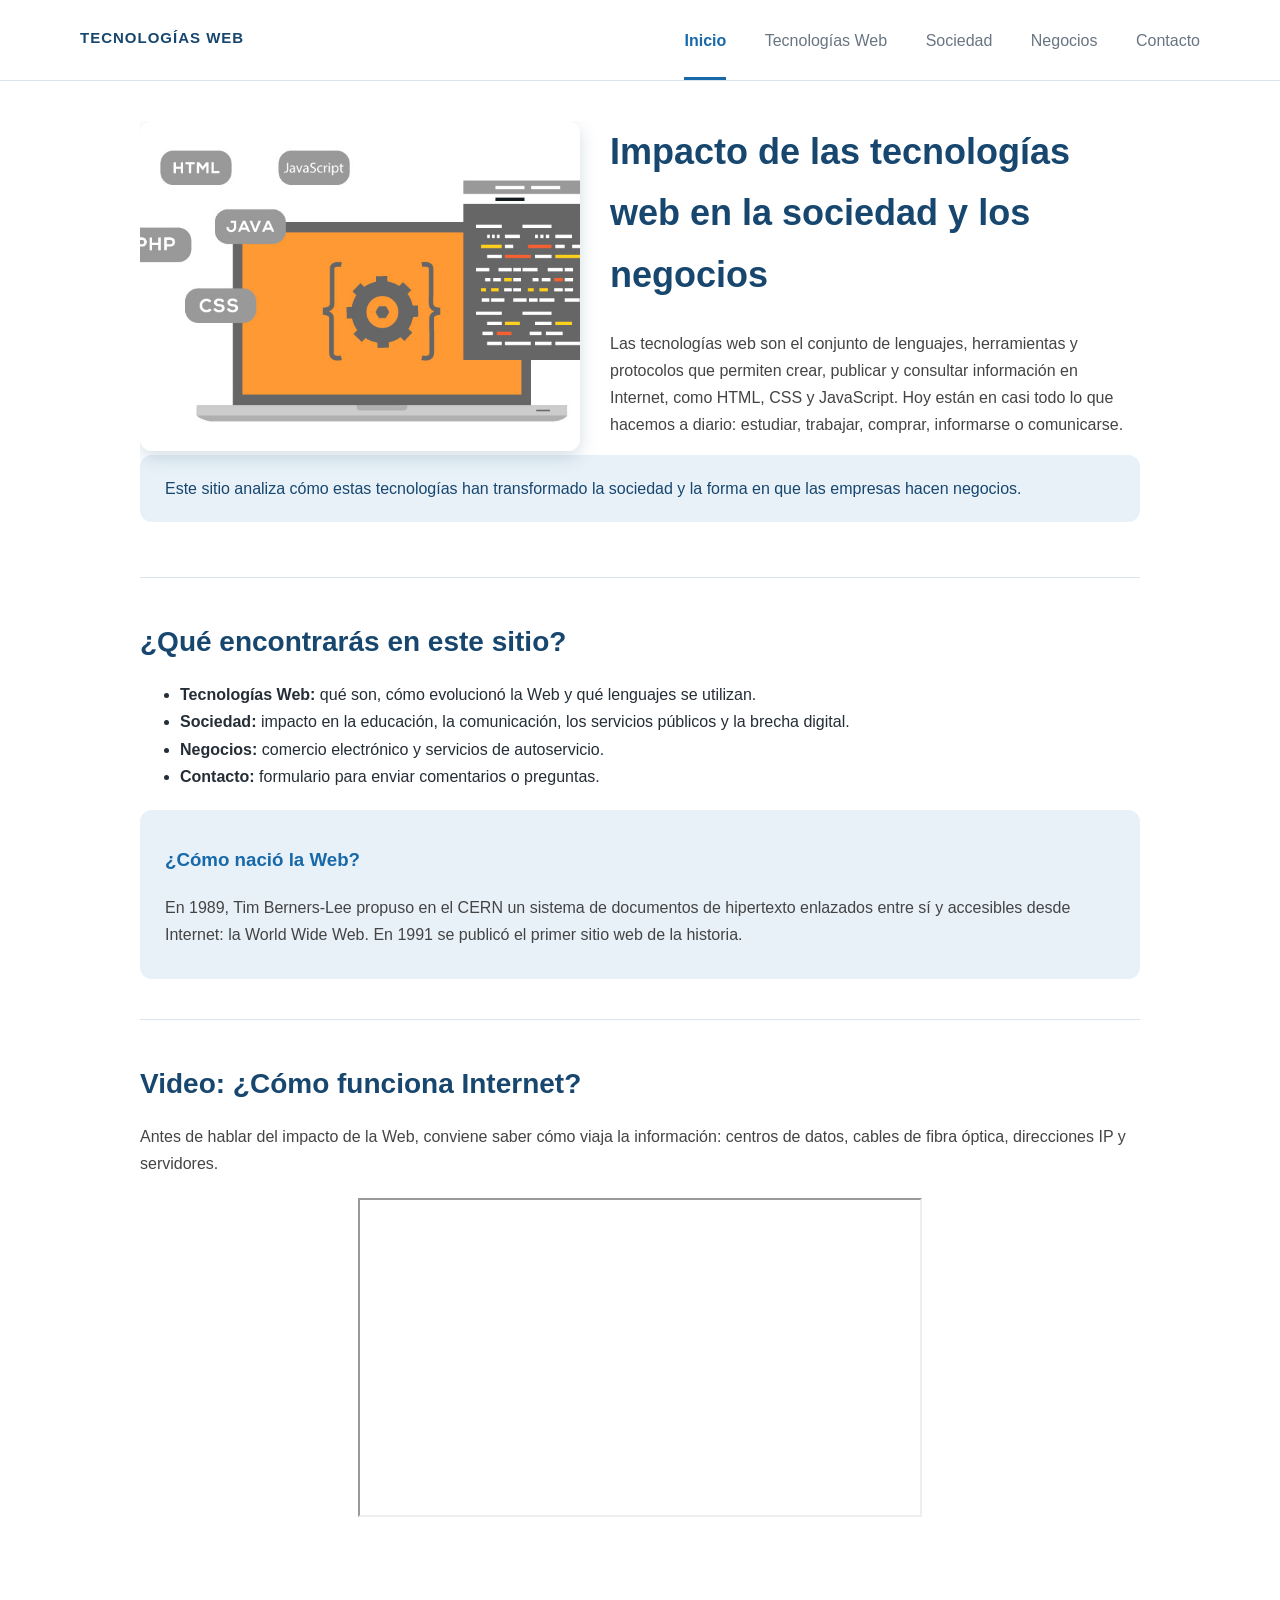
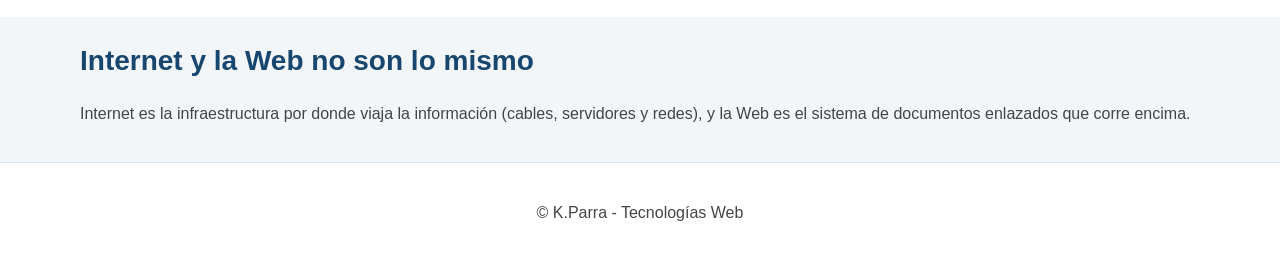
<file: index.html>
<!DOCTYPE html>
<html lang="es">
<head>
  <meta charset="UTF-8">
  <meta name="viewport" content="width=device-width, initial-scale=1.0">
  <title>Inicio | Tecnologías Web</title>
  <link rel="stylesheet" href="css/estilos.css">
</head>
<body>

  <!-- Encabezado -->
  <header>
    <p class="logo">Tecnologías Web</p>

    <!-- Menú de navegación -->
    <nav>
      <ul>
        <li><a class="activo" href="index.html">Inicio</a></li>
        <li><a href="pages/tecnologias.html">Tecnologías Web</a></li>
        <li><a href="pages/sociedad.html">Sociedad</a></li>
        <li><a href="pages/negocios.html">Negocios</a></li>
        <li><a href="pages/contacto.html">Contacto</a></li>
      </ul>
    </nav>
  </header>

  <!-- Contenido principal -->
  <main>
    <section>
      <img class="izq" src="images/inicio.jpg" alt="Laptop con etiquetas de lenguajes de programación como HTML, CSS y JavaScript">
      <h1>Impacto de las tecnologías web en la sociedad y los negocios</h1>
      <p>Las tecnologías web son el conjunto de lenguajes, herramientas y protocolos que permiten crear, publicar y consultar información en Internet, como HTML, CSS y JavaScript. Hoy están en casi todo lo que hacemos a diario: estudiar, trabajar, comprar, informarse o comunicarse.</p>
      <p class="nota">Este sitio analiza cómo estas tecnologías han transformado la sociedad y la forma en que las empresas hacen negocios.</p>
    </section>

    <section>
      <h2>¿Qué encontrarás en este sitio?</h2>
      <ul>
        <li><strong>Tecnologías Web:</strong> qué son, cómo evolucionó la Web y qué lenguajes se utilizan.</li>
        <li><strong>Sociedad:</strong> impacto en la educación, la comunicación, los servicios públicos y la brecha digital.</li>
        <li><strong>Negocios:</strong> comercio electrónico y servicios de autoservicio.</li>
        <li><strong>Contacto:</strong> formulario para enviar comentarios o preguntas.</li>
      </ul>

      <article>
        <h3>¿Cómo nació la Web?</h3>
        <p>En 1989, Tim Berners-Lee propuso en el CERN un sistema de documentos de hipertexto enlazados entre sí y accesibles desde Internet: la World Wide Web. En 1991 se publicó el primer sitio web de la historia.</p>
      </article>
    </section>

    <section>
      <h2>Video: ¿Cómo funciona Internet?</h2>
      <p>Antes de hablar del impacto de la Web, conviene saber cómo viaja la información: centros de datos, cables de fibra óptica, direcciones IP y servidores.</p>
      <iframe width="560" height="315" src="https://www.youtube.com/embed/rw41W8crZ_Y" title="¿Cómo funciona Internet? - Sabin Ingeniería Civil" allowfullscreen></iframe>
    </section>
  </main>

  <!-- Barra lateral -->
  <aside>
    <h2>Internet y la Web no son lo mismo</h2>
    <p>Internet es la infraestructura por donde viaja la información (cables, servidores y redes), y la Web es el sistema de documentos enlazados que corre encima.</p>
  </aside>

  <!-- Pie de página -->
  <footer>
    <p>&copy;  K.Parra - Tecnologías Web</p>
  </footer>

</body>
</html>
</file>
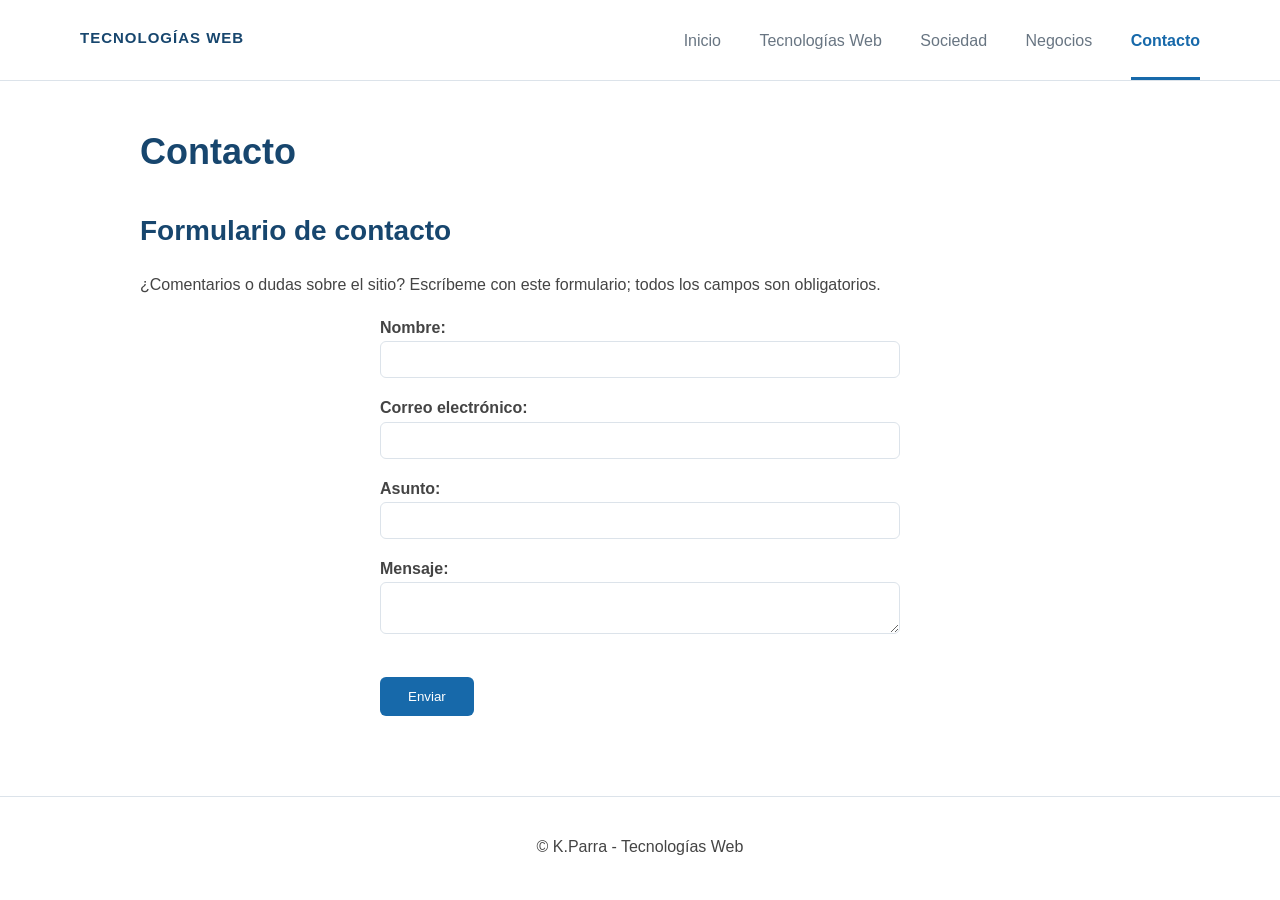
<file: pages/contacto.html>
<!DOCTYPE html>
<html lang="es">
<head>
  <meta charset="UTF-8">
  <meta name="viewport" content="width=device-width, initial-scale=1.0">
  <title>Contacto | Tecnologías Web</title>
  <link rel="stylesheet" href="../css/estilos.css">
</head>
<body>

  <!-- Encabezado -->
  <header>
    <p class="logo">Tecnologías Web</p>

    <!-- Menú de navegación -->
    <nav>
      <ul>
        <li><a href="../index.html">Inicio</a></li>
        <li><a href="tecnologias.html">Tecnologías Web</a></li>
        <li><a href="sociedad.html">Sociedad</a></li>
        <li><a href="negocios.html">Negocios</a></li>
        <li><a class="activo" href="contacto.html">Contacto</a></li>
      </ul>
    </nav>
  </header>

  <!-- Contenido principal -->
  <main>
    <h1>Contacto</h1>
    <section>
      <h2>Formulario de contacto</h2>
      <p>¿Comentarios o dudas sobre el sitio? Escríbeme con este formulario; todos los campos son obligatorios.</p>

      <form>
        <p>
          <label for="nombre">Nombre:</label>
          <input type="text" id="nombre" name="nombre" required>
        </p>
        <p>
          <label for="correo">Correo electrónico:</label>
          <input type="email" id="correo" name="correo" required>
        </p>
        <p>
          <label for="asunto">Asunto:</label>
          <input type="text" id="asunto" name="asunto" required>
        </p>
        <p>
          <label for="mensaje">Mensaje:</label>
          <textarea id="mensaje" name="mensaje" required></textarea>
        </p>
        <button type="submit">Enviar</button>
      </form>
    </section>
  </main>

  <!-- Pie de página -->
  <footer>
    <p>&copy;  K.Parra - Tecnologías Web</p>
  </footer>

</body>
</html>
</file>
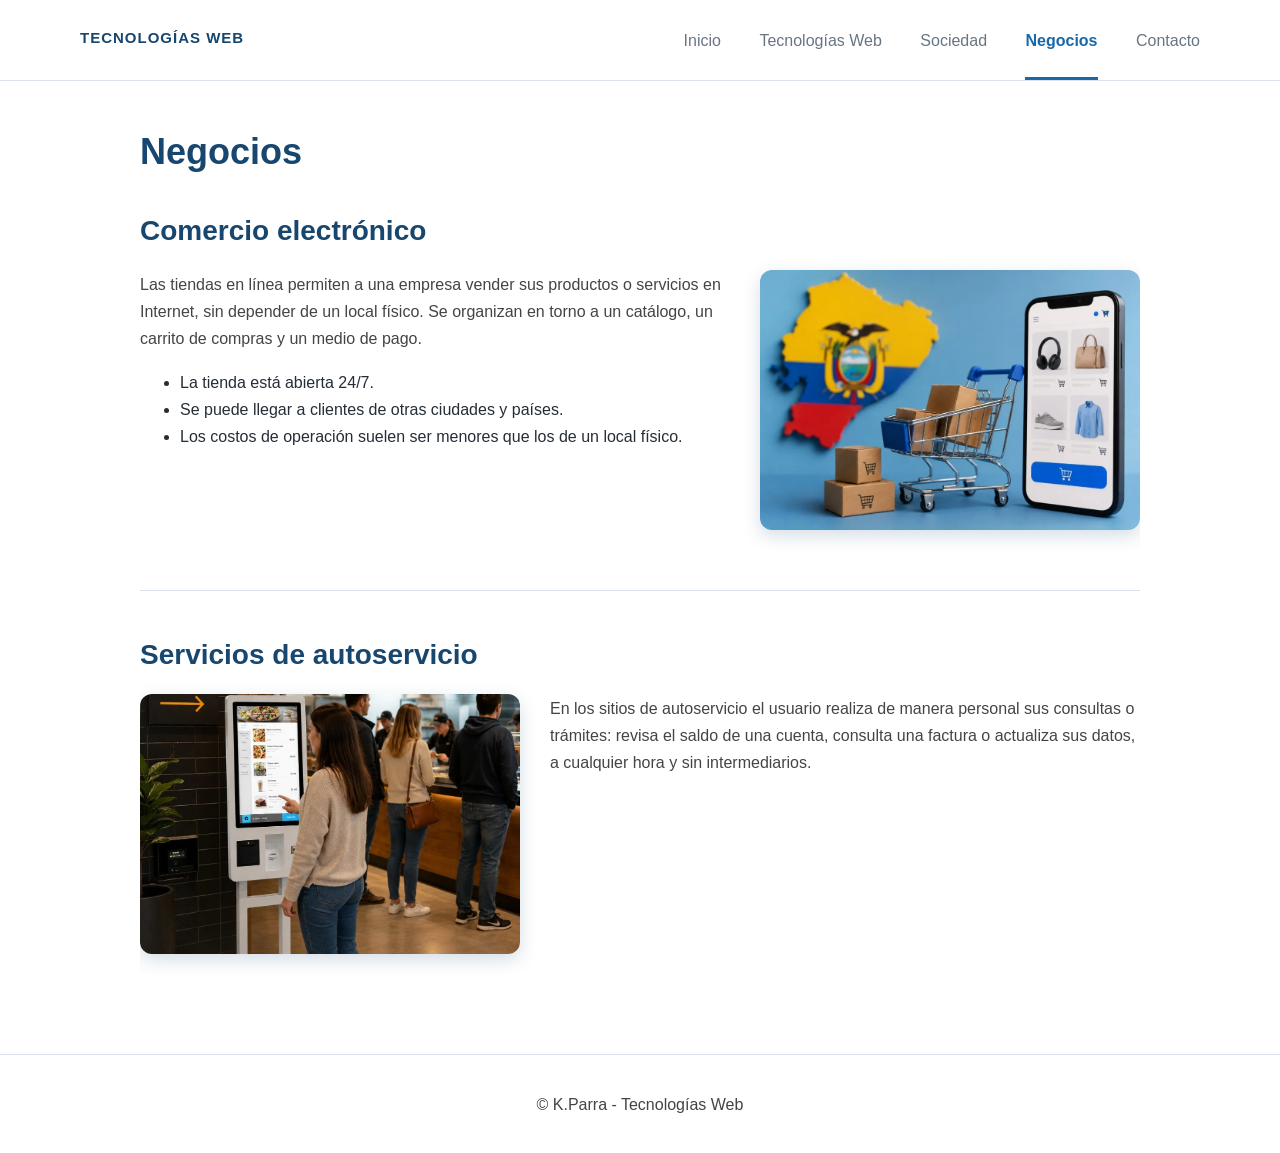
<file: pages/negocios.html>
<!DOCTYPE html>
<html lang="es">
<head>
  <meta charset="UTF-8">
  <meta name="viewport" content="width=device-width, initial-scale=1.0">
  <title>Negocios | Tecnologías Web</title>
  <link rel="stylesheet" href="../css/estilos.css">
</head>
<body>

  <!-- Encabezado -->
  <header>
    <p class="logo">Tecnologías Web</p>

    <!-- Menú de navegación -->
    <nav>
      <ul>
        <li><a href="../index.html">Inicio</a></li>
        <li><a href="tecnologias.html">Tecnologías Web</a></li>
        <li><a href="sociedad.html">Sociedad</a></li>
        <li><a class="activo" href="negocios.html">Negocios</a></li>
        <li><a href="contacto.html">Contacto</a></li>
      </ul>
    </nav>
  </header>

  <!-- Contenido principal -->
  <main>
    <h1>Negocios</h1>
    <section>
      <h2>Comercio electrónico</h2>
      <img class="der" src="../images/comercio-electronico.png" alt="Carrito de compras, cajas y celular con una tienda en línea, frente al mapa de Ecuador">
      <p>Las tiendas en línea permiten a una empresa vender sus productos o servicios en Internet, sin depender de un local físico. Se organizan en torno a un catálogo, un carrito de compras y un medio de pago.</p>
      <ul>
        <li>La tienda está abierta 24/7.</li>
        <li>Se puede llegar a clientes de otras ciudades y países.</li>
        <li>Los costos de operación suelen ser menores que los de un local físico.</li>
      </ul>
    </section>

    <section>
      <h2>Servicios de autoservicio</h2>
      <img class="izq" src="../images/autoservicio.png" alt="Persona usando un quiosco de autoservicio para pedir y pagar">
      <p>En los sitios de autoservicio el usuario realiza de manera personal sus consultas o trámites: revisa el saldo de una cuenta, consulta una factura o actualiza sus datos, a cualquier hora y sin intermediarios.</p>
    </section>
  </main>

  <!-- Pie de página -->
  <footer>
    <p>&copy;  K.Parra - Tecnologías Web</p>
  </footer>

</body>
</html>
</file>
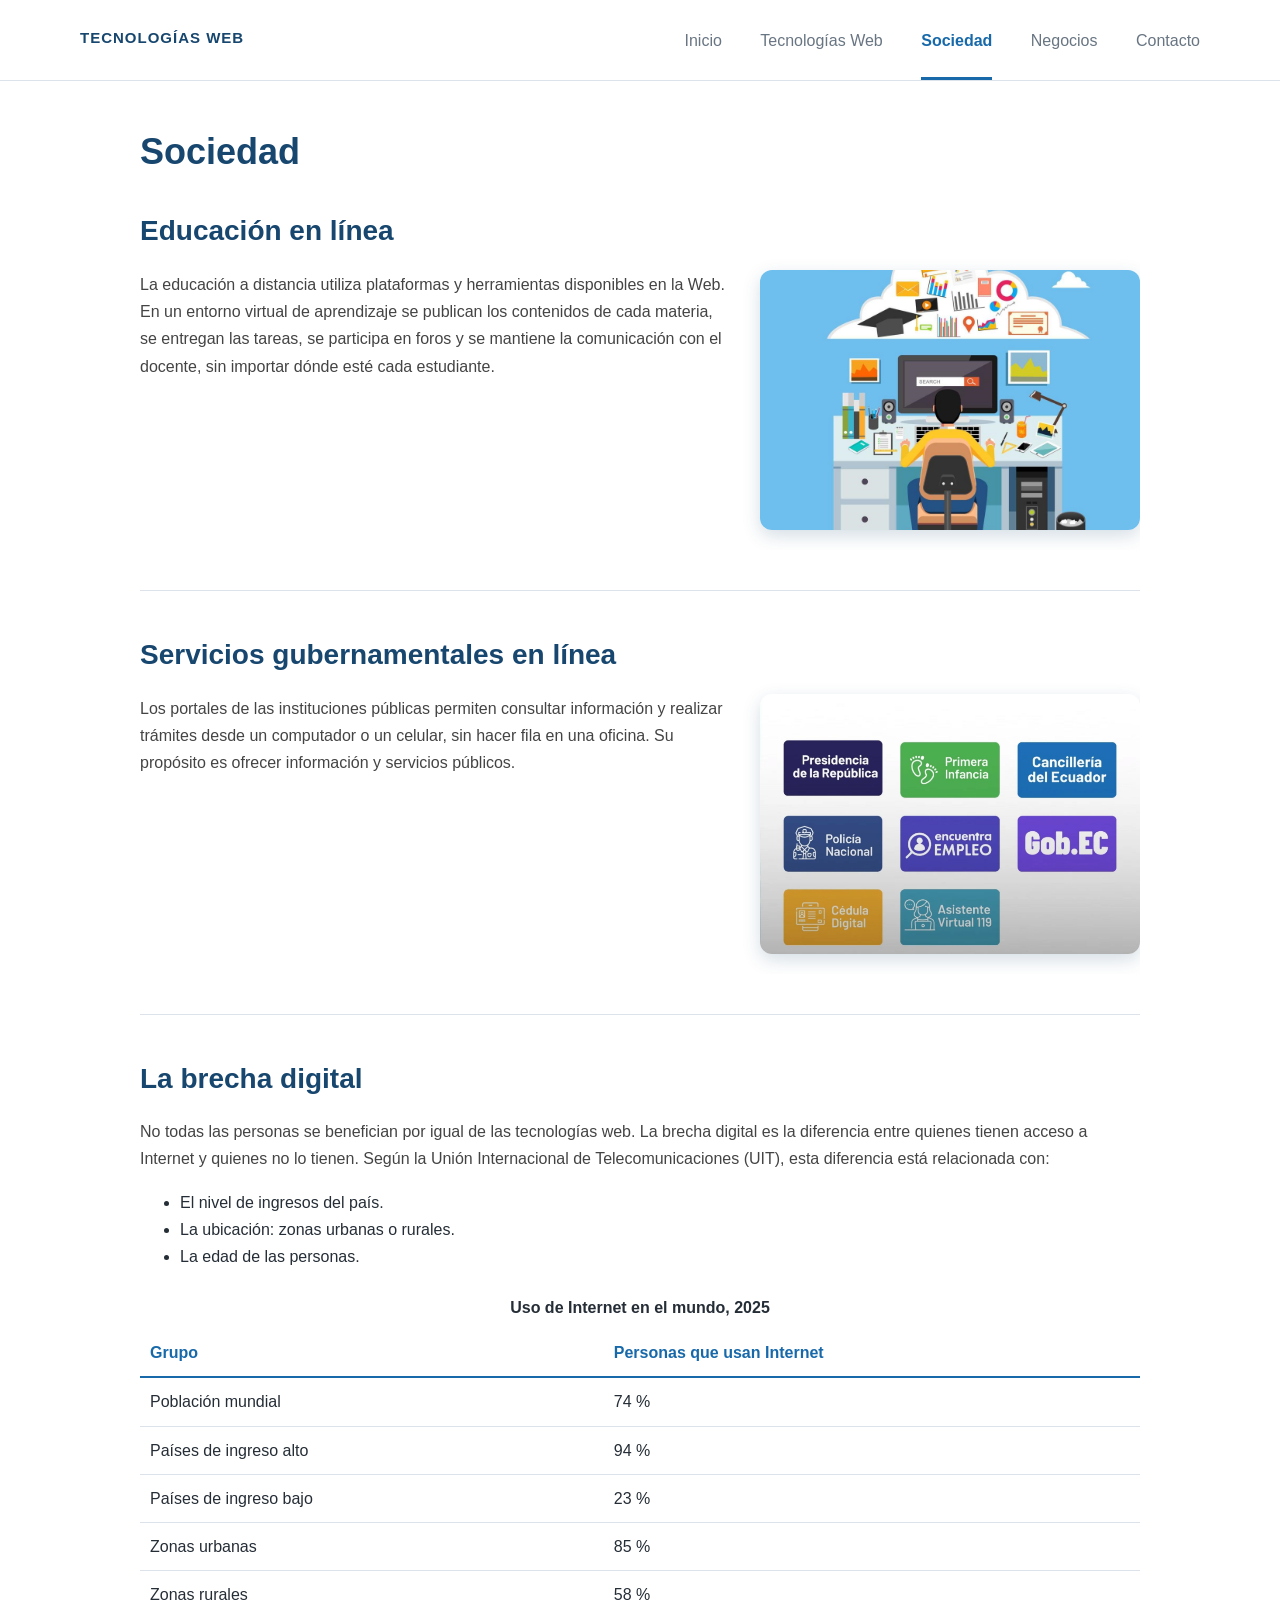
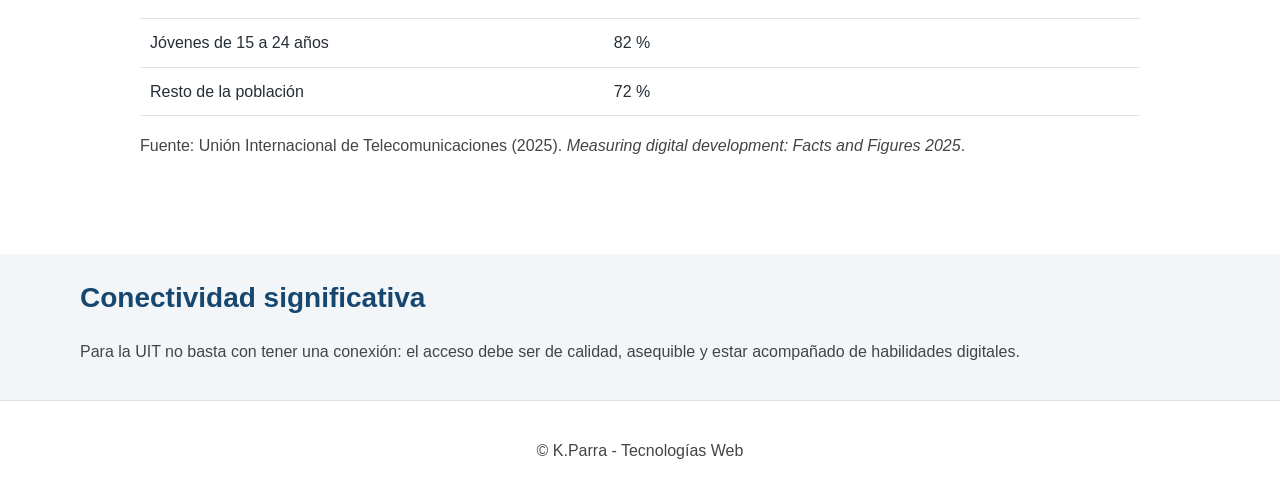
<file: pages/sociedad.html>
<!DOCTYPE html>
<html lang="es">
<head>
  <meta charset="UTF-8">
  <meta name="viewport" content="width=device-width, initial-scale=1.0">
  <title>Sociedad | Tecnologías Web</title>
  <link rel="stylesheet" href="../css/estilos.css">
</head>
<body>

  <!-- Encabezado -->
  <header>
    <p class="logo">Tecnologías Web</p>

    <!-- Menú de navegación -->
    <nav>
      <ul>
        <li><a href="../index.html">Inicio</a></li>
        <li><a href="tecnologias.html">Tecnologías Web</a></li>
        <li><a class="activo" href="sociedad.html">Sociedad</a></li>
        <li><a href="negocios.html">Negocios</a></li>
        <li><a href="contacto.html">Contacto</a></li>
      </ul>
    </nav>
  </header>

  <!-- Contenido principal -->
  <main>
    <h1>Sociedad</h1>
    <section>
      <h2>Educación en línea</h2>
      <img class="der" src="../images/educacion-virtual.png" alt="Persona estudiando en línea frente a un computador, con documentos y un birrete en una nube">
      <p>La educación a distancia utiliza plataformas y herramientas disponibles en la Web. En un entorno virtual de aprendizaje se publican los contenidos de cada materia, se entregan las tareas, se participa en foros y se mantiene la comunicación con el docente, sin importar dónde esté cada estudiante.</p>
    </section>

    <section>
      <h2>Servicios gubernamentales en línea</h2>
      <img class="der" src="../images/gobierno-digital.png" alt="Aplicación Gob.EC para acceder a servicios digitales del Estado ecuatoriano">
      <p>Los portales de las instituciones públicas permiten consultar información y realizar trámites desde un computador o un celular, sin hacer fila en una oficina. Su propósito es ofrecer información y servicios públicos.</p>
    </section>

    <section>
      <h2>La brecha digital</h2>
      <p>No todas las personas se benefician por igual de las tecnologías web. La brecha digital es la diferencia entre quienes tienen acceso a Internet y quienes no lo tienen. Según la Unión Internacional de Telecomunicaciones (UIT), esta diferencia está relacionada con:</p>
      <ul>
        <li>El nivel de ingresos del país.</li>
        <li>La ubicación: zonas urbanas o rurales.</li>
        <li>La edad de las personas.</li>
      </ul>

      <table>
        <caption>Uso de Internet en el mundo, 2025</caption>
        <thead>
          <tr><th>Grupo</th><th>Personas que usan Internet</th></tr>
        </thead>
        <tbody>
          <tr><td>Población mundial</td><td>74 %</td></tr>
          <tr><td>Países de ingreso alto</td><td>94 %</td></tr>
          <tr><td>Países de ingreso bajo</td><td>23 %</td></tr>
          <tr><td>Zonas urbanas</td><td>85 %</td></tr>
          <tr><td>Zonas rurales</td><td>58 %</td></tr>
          <tr><td>Jóvenes de 15 a 24 años</td><td>82 %</td></tr>
          <tr><td>Resto de la población</td><td>72 %</td></tr>
        </tbody>
      </table>
      <p>Fuente: Unión Internacional de Telecomunicaciones (2025). <em>Measuring digital development: Facts and Figures 2025</em>.</p>
    </section>
  </main>

  <!-- Barra lateral -->
  <aside>
    <h2>Conectividad significativa</h2>
    <p>Para la UIT no basta con tener una conexión: el acceso debe ser de calidad, asequible y estar acompañado de habilidades digitales.</p>
  </aside>

  <!-- Pie de página -->
  <footer>
    <p>&copy;  K.Parra - Tecnologías Web</p>
  </footer>

</body>
</html>
</file>
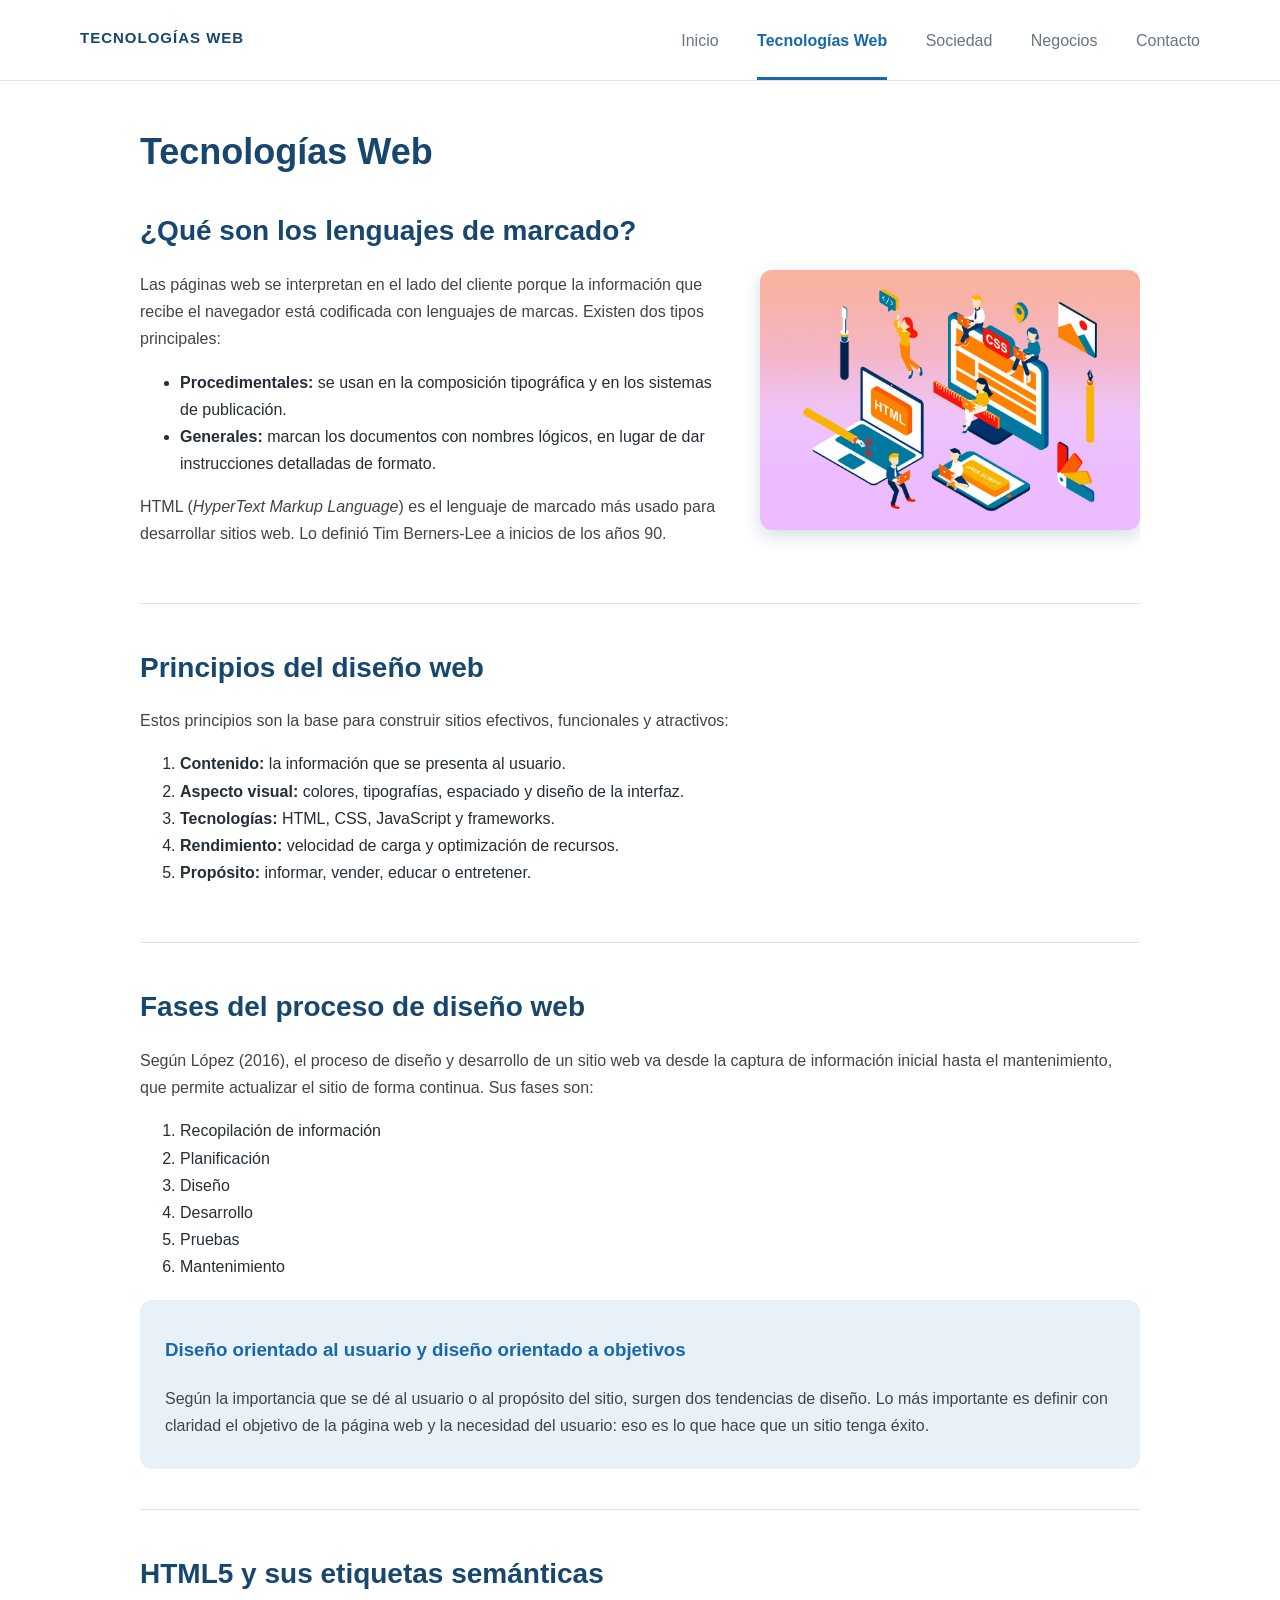
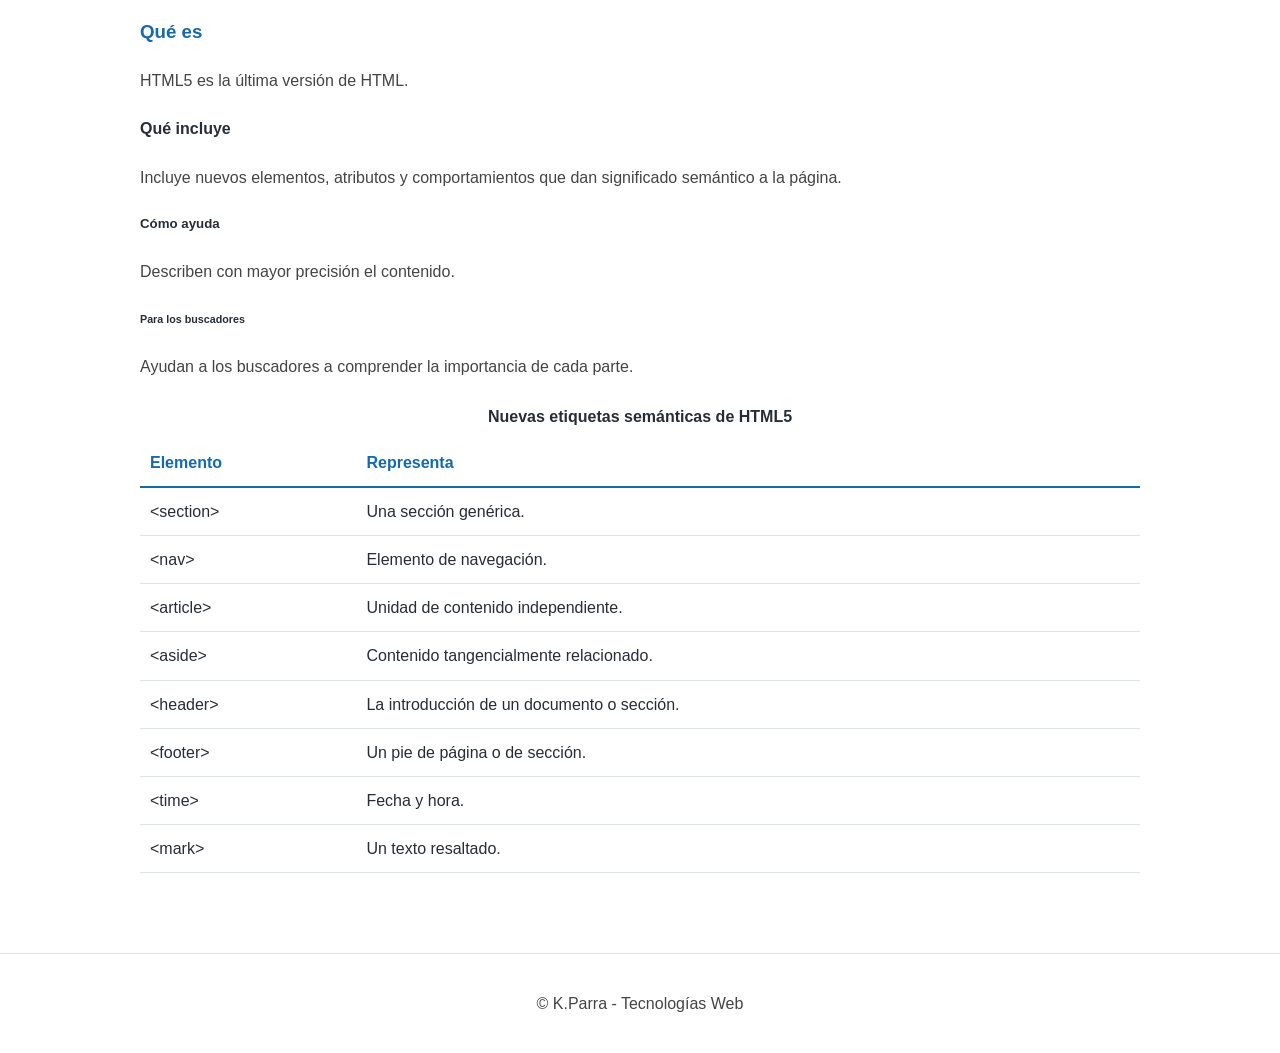
<file: pages/tecnologias.html>
<!DOCTYPE html>
<html lang="es">
<head>
  <meta charset="UTF-8">
  <meta name="viewport" content="width=device-width, initial-scale=1.0">
  <title>Tecnologías Web | Tecnologías Web</title>
  <link rel="stylesheet" href="../css/estilos.css">
</head>
<body>

  <!-- Encabezado -->
  <header>
    <p class="logo">Tecnologías Web</p>

    <!-- Menú de navegación -->
    <nav>
      <ul>
        <li><a href="../index.html">Inicio</a></li>
        <li><a class="activo" href="tecnologias.html">Tecnologías Web</a></li>
        <li><a href="sociedad.html">Sociedad</a></li>
        <li><a href="negocios.html">Negocios</a></li>
        <li><a href="contacto.html">Contacto</a></li>
      </ul>
    </nav>
  </header>

  <!-- Contenido principal -->
  <main>
    <h1>Tecnologías Web</h1>
    <section>
      <h2>¿Qué son los lenguajes de marcado?</h2>
      <img class="der" src="../images/desarrollo-web.png" alt="desarrollo web">
      <p>Las páginas web se interpretan en el lado del cliente porque la información que recibe el navegador está codificada con lenguajes de marcas. Existen dos tipos principales:</p>
      <ul>
        <li><strong>Procedimentales:</strong> se usan en la composición tipográfica y en los sistemas de publicación.</li>
        <li><strong>Generales:</strong> marcan los documentos con nombres lógicos, en lugar de dar instrucciones detalladas de formato.</li>
      </ul>
      <p>HTML (<em>HyperText Markup Language</em>) es el lenguaje de marcado más usado para desarrollar sitios web. Lo definió Tim Berners-Lee a inicios de los años 90.</p>
    </section>

    <section>
      <h2>Principios del diseño web</h2>
      <p>Estos principios son la base para construir sitios efectivos, funcionales y atractivos:</p>
      <ol>
        <li><strong>Contenido:</strong> la información que se presenta al usuario.</li>
        <li><strong>Aspecto visual:</strong> colores, tipografías, espaciado y diseño de la interfaz.</li>
        <li><strong>Tecnologías:</strong> HTML, CSS, JavaScript y frameworks.</li>
        <li><strong>Rendimiento:</strong> velocidad de carga y optimización de recursos.</li>
        <li><strong>Propósito:</strong> informar, vender, educar o entretener.</li>
      </ol>
    </section>

    <section>
      <h2>Fases del proceso de diseño web</h2>
      <p>Según López (2016), el proceso de diseño y desarrollo de un sitio web va desde la captura de información inicial hasta el mantenimiento, que permite actualizar el sitio de forma continua. Sus fases son:</p>
      <ol>
        <li>Recopilación de información</li>
        <li>Planificación</li>
        <li>Diseño</li>
        <li>Desarrollo</li>
        <li>Pruebas</li>
        <li>Mantenimiento</li>
      </ol>

      <article>
        <h3>Diseño orientado al usuario y diseño orientado a objetivos</h3>
        <p>Según la importancia que se dé al usuario o al propósito del sitio, surgen dos tendencias de diseño. Lo más importante es definir con claridad el objetivo de la página web y la necesidad del usuario: eso es lo que hace que un sitio tenga éxito.</p>
      </article>
    </section>

    <section>
      <h2>HTML5 y sus etiquetas semánticas</h2>
      <h3>Qué es</h3>
      <p>HTML5 es la última versión de HTML.</p>
      <h4>Qué incluye</h4>
      <p>Incluye nuevos elementos, atributos y comportamientos que dan significado semántico a la página.</p>
      <h5>Cómo ayuda</h5>
      <p>Describen con mayor precisión el contenido.</p>
      <h6>Para los buscadores</h6>
      <p>Ayudan a los buscadores a comprender la importancia de cada parte.</p>

      <table>
        <caption>Nuevas etiquetas semánticas de HTML5</caption>
        <thead>
          <tr><th>Elemento</th><th>Representa</th></tr>
        </thead>
        <tbody>
          <tr><td>&lt;section&gt;</td><td>Una sección genérica.</td></tr>
          <tr><td>&lt;nav&gt;</td><td>Elemento de navegación.</td></tr>
          <tr><td>&lt;article&gt;</td><td>Unidad de contenido independiente.</td></tr>
          <tr><td>&lt;aside&gt;</td><td>Contenido tangencialmente relacionado.</td></tr>
          <tr><td>&lt;header&gt;</td><td>La introducción de un documento o sección.</td></tr>
          <tr><td>&lt;footer&gt;</td><td>Un pie de página o de sección.</td></tr>
          <tr><td>&lt;time&gt;</td><td>Fecha y hora.</td></tr>
          <tr><td>&lt;mark&gt;</td><td>Un texto resaltado.</td></tr>
        </tbody>
      </table>
    </section>
  </main>

  <!-- Pie de página -->
  <footer>
    <p>&copy;  K.Parra - Tecnologías Web</p>
  </footer>

</body>
</html>
</file>
<file: css/estilos.css>
/* Hoja de estilos - Tecnologías Web */

/* Estilos General */
body { font-family: Arial, sans-serif; color: #252D36; margin: 0; line-height: 1.7; }
h1 { color: #17466E; font-size: 36px; margin: 0 0 25px 0; }
section h1 { overflow: hidden; }
.nota { background: #E8F1F8; color: #17466E; padding: 20px 25px; border-radius: 12px; }
img.izq[src$="inicio.jpg"] { width: 440px; height: 330px; }
h2 { color: #17466E; font-size: 28px; margin: 0 0 15px 0; }
h3 { color: #1769AA; }
p { color: #444444; margin-bottom: 15px; }

/* Encabezado - menu de navegación */
header { overflow: auto; padding: 0 80px; border-bottom: 1px solid #DCE3EA; }
.logo { float: left; margin: 0; line-height: 76px; font-size: 15px; font-weight: bold; text-transform: uppercase; letter-spacing: 1px; color: #17466E; }
nav { float: right; }
nav ul { list-style: none; margin: 0; padding: 0; }
nav li { display: inline; }
nav a { display: inline-block; margin-left: 34px; padding: 27px 0 23px 0; color: #687582; text-decoration: none; border-bottom: 3px solid #ffffff; }
nav a:hover { color: #1769AA; border-bottom: 3px solid #1769AA; }
nav a.activo { color: #1769AA; font-weight: bold; border-bottom: 3px solid #1769AA; }

/* Contenido principal */
main { max-width: 1000px; margin: 0 auto; padding: 40px 20px; }
section { margin-bottom: 40px; padding-top: 40px; border-top: 1px solid #DCE3EA; overflow: auto; }
section:first-of-type { padding-top: 0; border-top: none; }
img { width: 380px; height: 260px; object-fit: cover; border-radius: 12px; box-shadow: 0 6px 18px rgba(23,70,110,0.18); }
img[src$="gobierno-digital.png"] { object-position: center top; }
.der { float: right; margin: 0 0 20px 30px; }
.izq { float: left; margin: 0 30px 20px 0; }
article { background: #E8F1F8; border-radius: 12px; padding: 15px 25px; margin-top: 20px; clear: both; }
iframe { display: block; margin: 20px auto; }

/* Barra lateral aside */
aside { background: #F3F6F9; padding: 20px 80px; clear: both; }

/* Tablas */
table { border-collapse: collapse; width: 100%; clear: both; }
th, td { padding: 10px; border-bottom: 1px solid #DCE3EA; }
th { text-align: left; color: #1769AA; border-bottom: 2px solid #1769AA; }
caption { font-weight: bold; padding: 8px; }

/* Formulario */
form { max-width: 520px; margin: 0 auto; }
label { display: block; margin-top: 15px; font-weight: bold; }
input, textarea { width: 100%; padding: 10px; border: 1px solid #DCE3EA; border-radius: 6px; box-sizing: border-box; }
input:focus, textarea:focus { border: 1px solid #1769AA; outline: 2px solid #E8F1F8; }
button { margin-top: 20px; background: #1769AA; color: #ffffff; border: none; padding: 12px 28px; border-radius: 6px; }

/* Pie de página */
footer { text-align: center; color: #687582; padding: 20px; border-top: 1px solid #DCE3EA; }

/* Pantallas angostas */
@media (max-width: 1000px) {
  header { padding: 0 20px; }
  nav { float: none; clear: both; }
  nav a { margin: 0 20px 0 0; padding: 10px 0; }
  .der, .izq { float: none; margin: 0 0 20px 0; }
  img, img.izq[src$="inicio.jpg"] { width: 100%; height: auto; }
}
</file>
